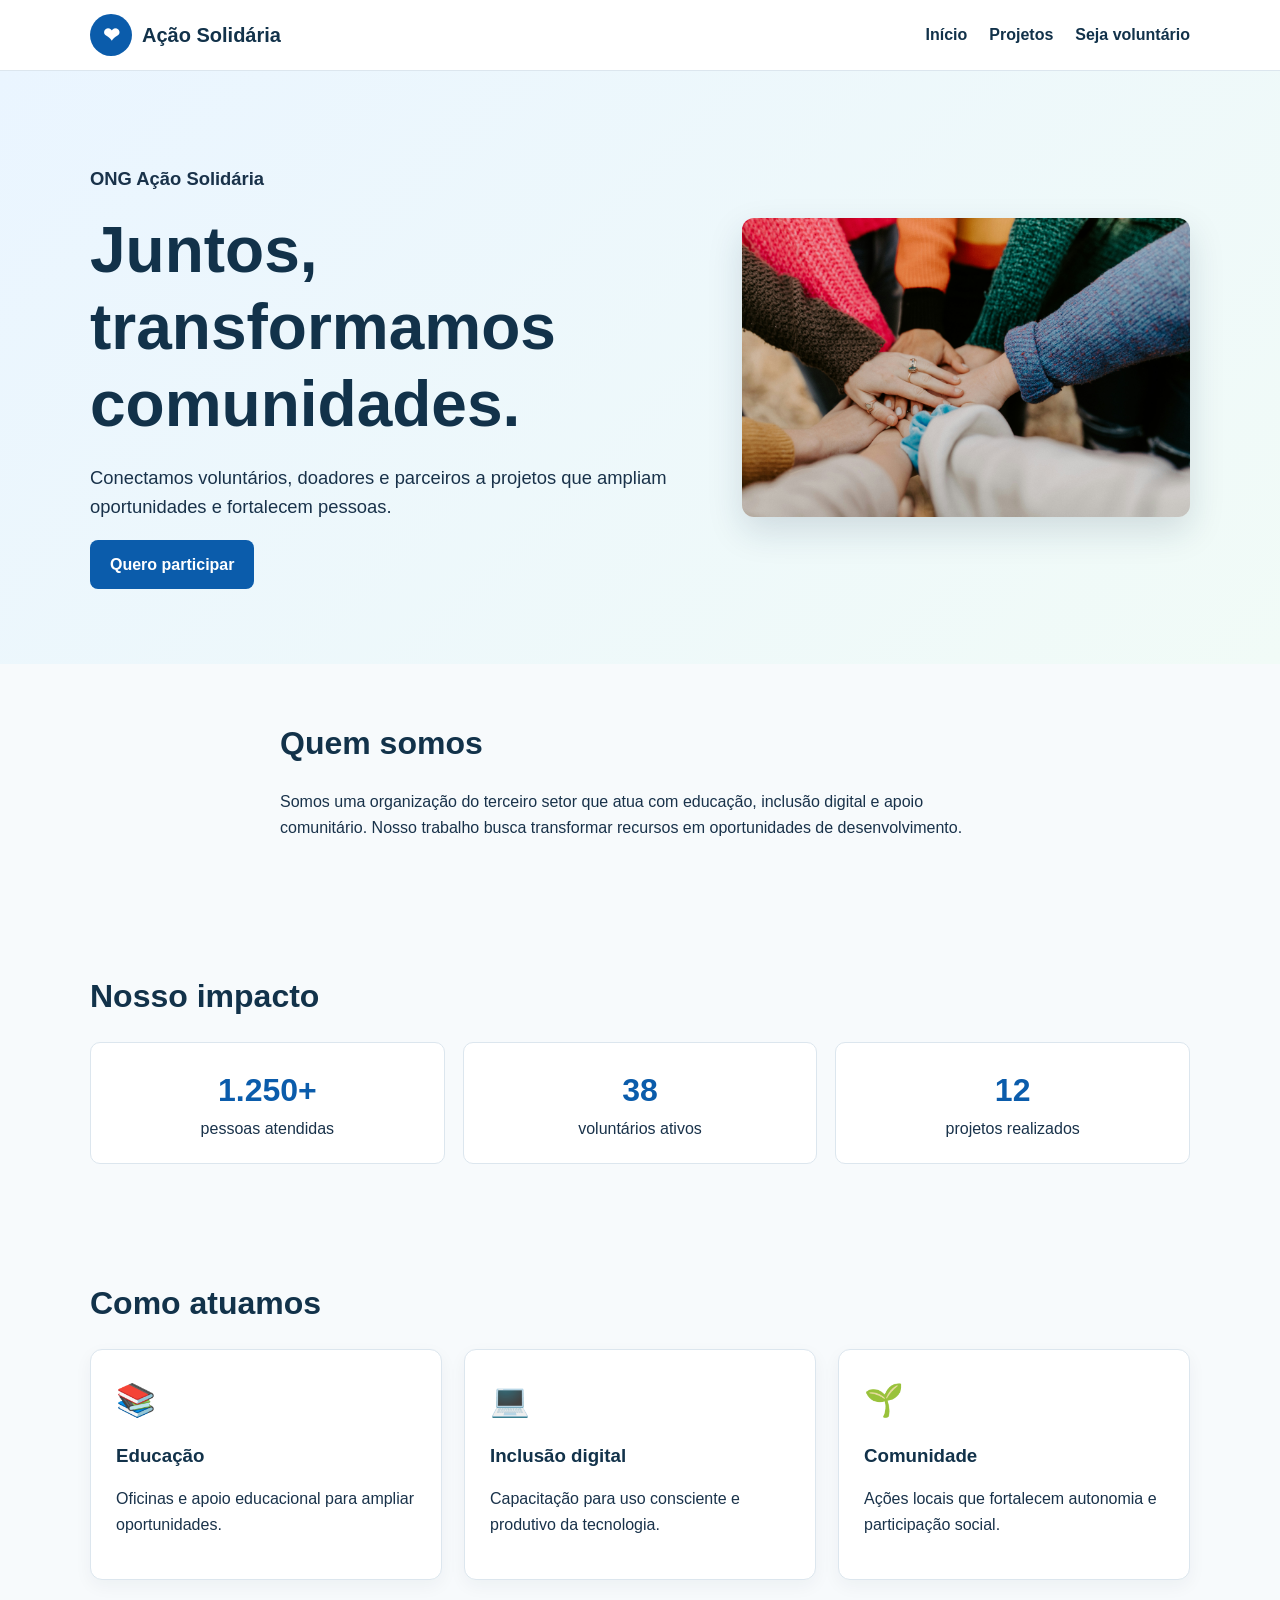
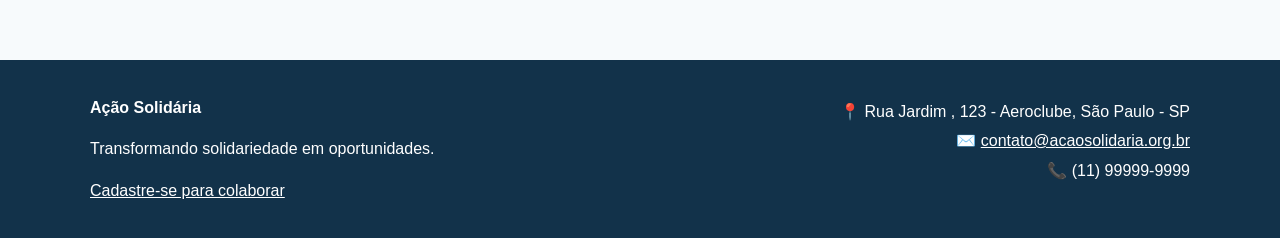
<file: index.html>
<!doctype html>
<html lang="pt-BR">
<head>
<meta charset="utf-8"><meta name="viewport" content="width=device-width,initial-scale=1">
<meta name="description" content="Ação Solidária — ONG dedicada a transformar vidas por meio de projetos sociais.">
<title>Ação Solidária | Início</title><link rel="stylesheet" href="css/style.css">
</head>
<body>
<header><div class="container navbar">
<a class="logo" href="index.html"><span class="logo-mark" aria-hidden="true">❤</span>Ação Solidária</a>
<nav aria-label="Navegação principal"><ul><li><a href="index.html" aria-current="page">Início</a></li><li><a href="projetos.html">Projetos</a></li><li><a href="cadastro.html">Seja voluntário</a></li></ul></nav>
</div></header>
<main>
<section class="hero"><div class="container hero-grid">
<div><p><strong>ONG Ação Solidária</strong></p><h1>Juntos, transformamos comunidades.</h1>
<p>Conectamos voluntários, doadores e parceiros a projetos que ampliam oportunidades e fortalecem pessoas.</p>
<a class="button" href="cadastro.html">Quero participar</a></div>
<div class="hero-art"><img src="imagem/pessoas_unidas.jpg" alt="Pessoas unidas com as mãos dadas"></div>
</div></section>
<section aria-labelledby="sobre"><div class="container section-intro"><h2 id="sobre">Quem somos</h2>
<p>Somos uma organização do terceiro setor que atua com educação, inclusão digital e apoio comunitário. Nosso trabalho busca transformar recursos em oportunidades de desenvolvimento.</p></div></section>
<section aria-labelledby="impacto"><div class="container"><h2 id="impacto">Nosso impacto</h2>
<div class="stats"><div class="stat"><strong>1.250+</strong><span>pessoas atendidas</span></div><div class="stat"><strong>38</strong><span>voluntários ativos</span></div><div class="stat"><strong>12</strong><span>projetos realizados</span></div></div></div></section>
<section aria-labelledby="atuacao"><div class="container"><h2 id="atuacao">Como atuamos</h2><div class="cards">
<article class="card"><div class="icon" aria-hidden="true">📚</div><h3>Educação</h3><p>Oficinas e apoio educacional para ampliar oportunidades.</p></article>
<article class="card"><div class="icon" aria-hidden="true">💻</div><h3>Inclusão digital</h3><p>Capacitação para uso consciente e produtivo da tecnologia.</p></article>
<article class="card"><div class="icon" aria-hidden="true">🌱</div><h3>Comunidade</h3><p>Ações locais que fortalecem autonomia e participação social.</p></article>
</div></div></section>
</main>
<footer>
<div class="container" style="display: flex; justify-content: space-between; align-items: flex-start; gap: 20px;">
<!-- LADO ESQUERDO -->
<div> <strong>Ação Solidária</strong><p>Transformando solidariedade em oportunidades.</p><a href="cadastro.html">Cadastre-se para colaborar</a></div>
<!-- LADO DIREITO (INFORMAÇÕESDE CONTATO) -->
<div style="text-align: right;">
<p style="margin: 4px 0;">📍 Rua Jardim  , 123 - Aeroclube, São Paulo - SP</p><p style="margin: 4px 0;">✉️ <a href="mailto:contato@acaosolidaria.org.br">contato@acaosolidaria.org.br</a></p>
<p style="margin: 4px 0;">📞 (11) 99999-9999</p></div></div>
</footer>
</body></html>
</file>
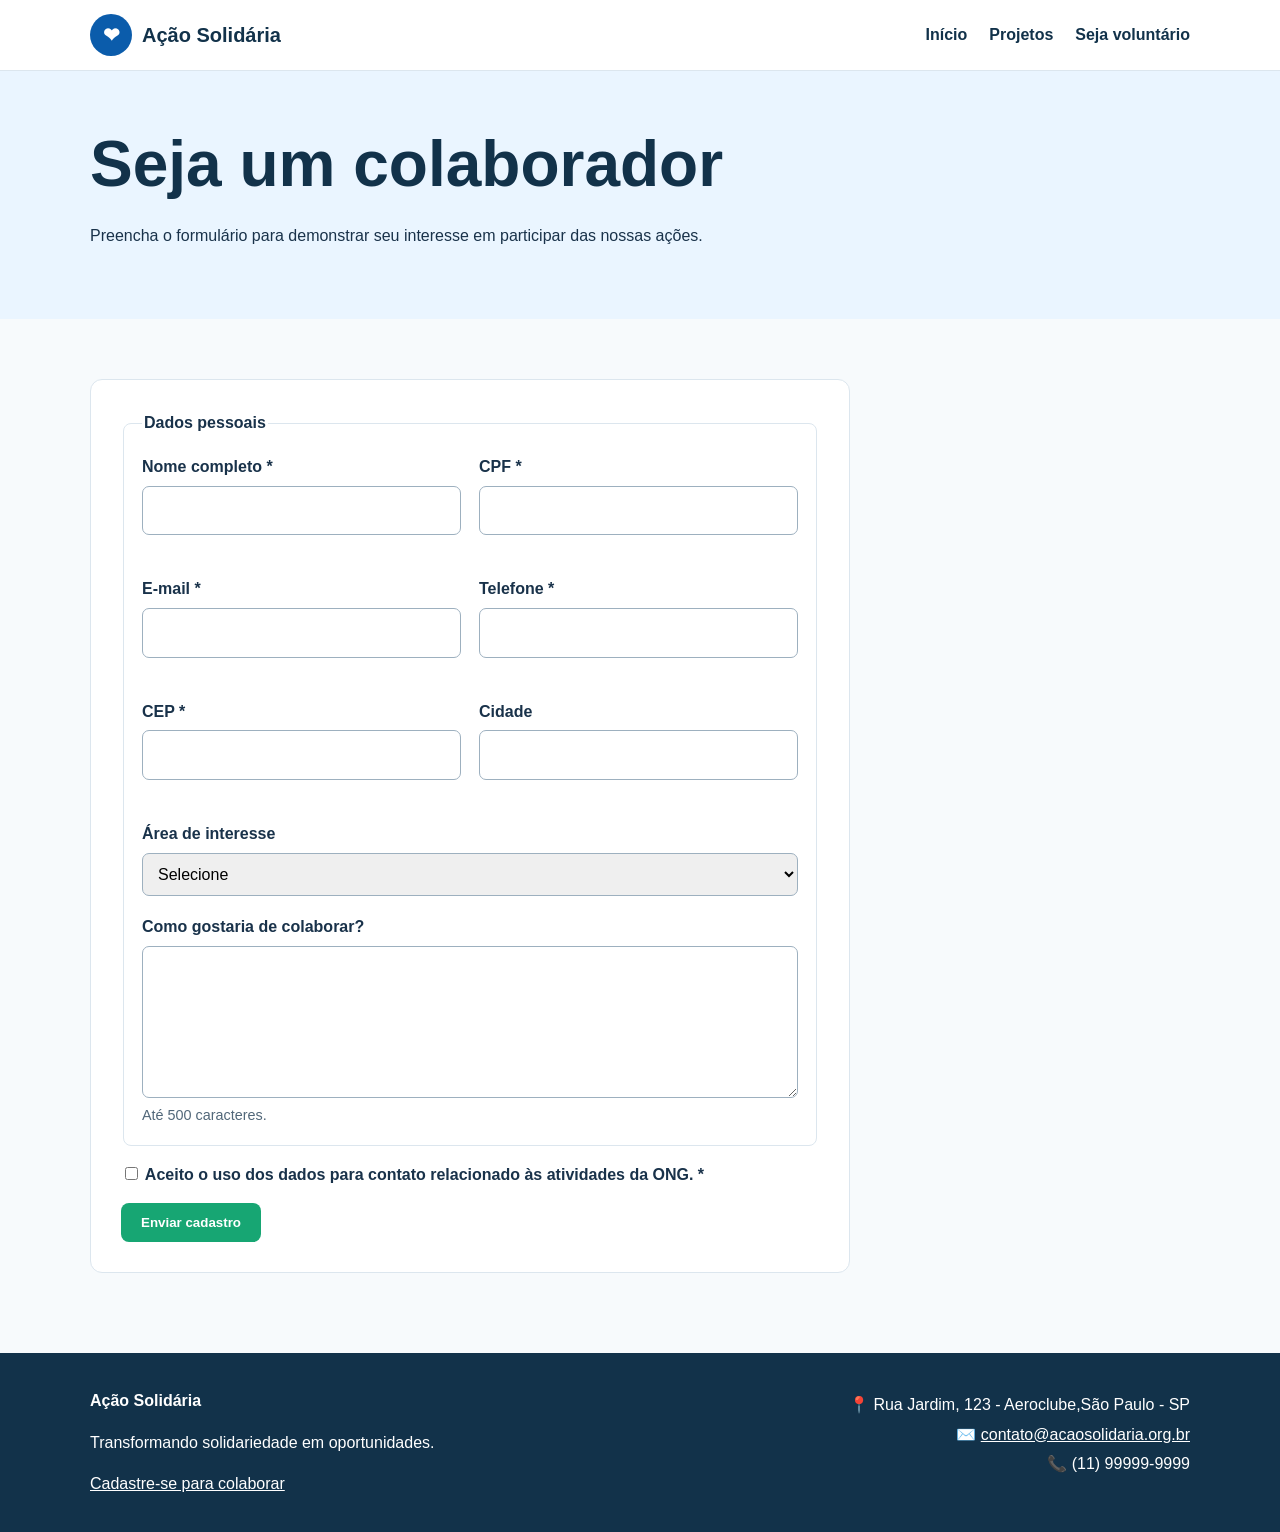
<file: cadastro.html>
<!doctype html>
<html lang="pt-BR">
<head><meta charset="utf-8"><meta name="viewport" content="width=device-width,initial-scale=1">
<meta name="description" content="Cadastro de colaboradores da ONG Ação Solidária."><title>Ação Solidária | Cadastro</title><link rel="stylesheet" href="css/style.css"></head>
<body>
<header><div class="container navbar"><a class="logo" href="index.html"><span class="logo-mark" aria-hidden="true">❤</span>Ação Solidária</a>
<nav aria-label="Navegação principal"><ul><li><a href="index.html">Início</a></li><li><a href="projetos.html">Projetos</a></li><li><a href="cadastro.html" aria-current="page">Seja voluntário</a></li></ul></nav></div></header>
<main>
<section class="page-title"><div class="container"><h1>Seja um colaborador</h1><p>Preencha o formulário para demonstrar seu interesse em participar das nossas ações.</p></div></section>
<section><div class="container"><div id="success" class="alert success" role="status">Cadastro validado com sucesso! Obrigado por querer colaborar.</div>
<form id="cadastroForm" novalidate><fieldset><legend>Dados pessoais</legend><div class="form-grid">
<div class="field"><label for="nome">Nome completo *</label><input id="nome" name="nome" type="text" autocomplete="name" required minlength="3"><span id="nomeError" class="error" aria-live="polite"></span></div>
<div class="field"><label for="cpf">CPF *</label><input id="cpf" name="cpf" inputmode="numeric" autocomplete="off" required><span id="cpfError" class="error" aria-live="polite"></span></div>
<div class="field"><label for="email">E-mail *</label><input id="email" name="email" type="email" autocomplete="email" required><span id="emailError" class="error" aria-live="polite"></span></div>
<div class="field"><label for="telefone">Telefone *</label><input id="telefone" name="telefone" inputmode="tel" autocomplete="tel" required><span id="telefoneError" class="error" aria-live="polite"></span></div>
<div class="field"><label for="cep">CEP *</label><input id="cep" name="cep" inputmode="numeric" autocomplete="postal-code" required><span id="cepError" class="error" aria-live="polite"></span></div>
<div class="field"><label for="cidade">Cidade</label><input id="cidade" name="cidade" type="text" autocomplete="address-level2"></div>
<div class="field full"><label for="interesse">Área de interesse</label><select id="interesse" name="interesse"><option value="">Selecione</option><option>Educação</option><option>Inclusão digital</option><option>Comunidade</option><option>Comunicação</option><option>Captação de recursos</option></select></div>
<div class="field full"><label for="mensagem">Como gostaria de colaborar?</label><textarea id="mensagem" name="mensagem" rows="5" maxlength="500"></textarea><span class="help">Até 500 caracteres.</span></div>
</div></fieldset>
<p><label><input id="termos" name="termos" type="checkbox" required> Aceito o uso dos dados para contato relacionado às atividades da ONG. *</label></p><span id="termosError" class="error" aria-live="polite"></span>
<button class="button secondary" type="submit">Enviar cadastro</button>
</form></div></section>
</main>
<footer><div class="container" style="display: flex; justify-content: space-between; align-items: flex-start; gap: 20px;">
<!-- LADO ESQUERDO -->
<div>
<strong>Ação Solidária</strong>
<p>Transformando solidariedade em oportunidades.</p>
<a href="cadastro.html">Cadastre-se para colaborar</a>
</div>
<!-- LADO DIREITO -->
<div style="text-align: right;">
<p style="margin: 4px 0;">📍 Rua Jardim, 123 - Aeroclube,São Paulo - SP</p>
<p style="margin: 4px 0;">✉️ <a href="mailto:contato@acaosolidaria.org.br">contato@acaosolidaria.org.br</a></p>
<p style="margin: 4px 0;">📞 (11) 99999-9999</p>
</div>
</div>
</footer>
<script src="js/script.js"></script>
</body></html>
</file>
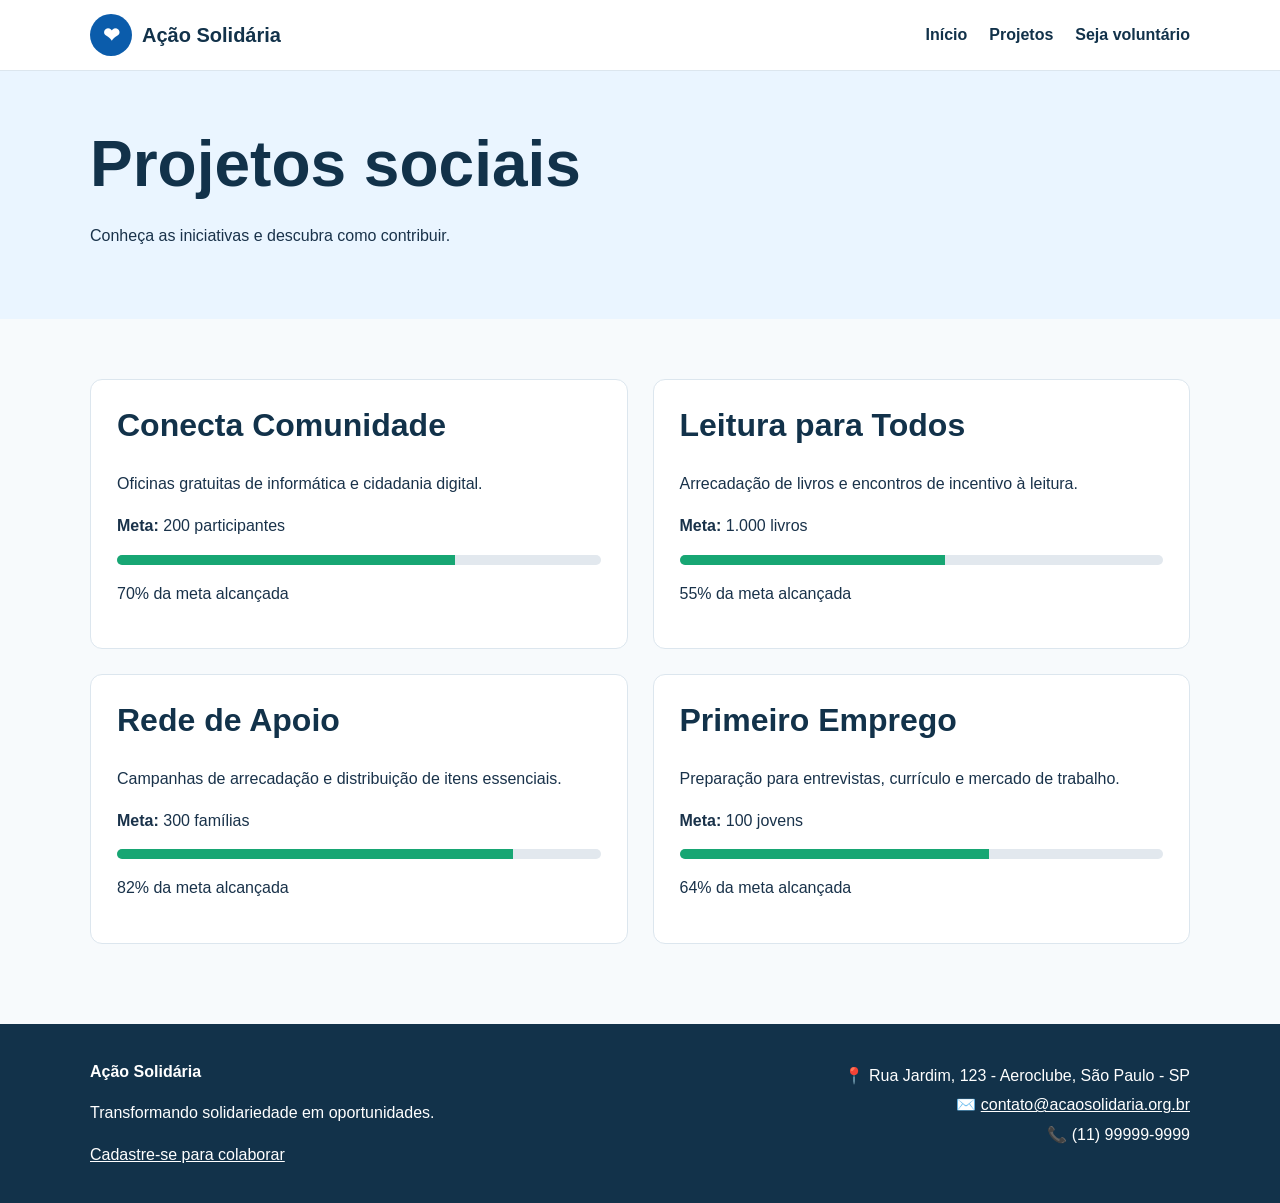
<file: projetos.html>
<!doctype html>
<html lang="pt-BR">
<head><meta charset="utf-8"><meta name="viewport" content="width=device-width,initial-scale=1">
<meta name="description" content="Conheça os projetos sociais da ONG Ação Solidária."><title>Ação Solidária | Projetos</title><link rel="stylesheet" href="css/style.css"></head>
<body>
<header><div class="container navbar"><a class="logo" href="index.html"><span class="logo-mark" aria-hidden="true">❤</span>Ação Solidária</a>
<nav aria-label="Navegação principal"><ul><li><a href="index.html">Início</a></li><li><a href="projetos.html" aria-current="page">Projetos</a></li><li><a href="cadastro.html">Seja voluntário</a></li></ul></nav></div></header>
<main>
<section class="page-title"><div class="container"><h1>Projetos sociais</h1><p>Conheça as iniciativas e descubra como contribuir.</p></div></section>
<section><div class="container"><div class="project-grid">
<article class="project"><h2>Conecta Comunidade</h2><p>Oficinas gratuitas de informática e cidadania digital.</p><p><strong>Meta:</strong> 200 participantes</p><div class="progress" aria-label="Progresso de 70%"><span style="width:70%"></span></div><p>70% da meta alcançada</p></article>
<article class="project"><h2>Leitura para Todos</h2><p>Arrecadação de livros e encontros de incentivo à leitura.</p><p><strong>Meta:</strong> 1.000 livros</p><div class="progress" aria-label="Progresso de 55%"><span style="width:55%"></span></div><p>55% da meta alcançada</p></article>
<article class="project"><h2>Rede de Apoio</h2><p>Campanhas de arrecadação e distribuição de itens essenciais.</p><p><strong>Meta:</strong> 300 famílias</p><div class="progress" aria-label="Progresso de 82%"><span style="width:82%"></span></div><p>82% da meta alcançada</p></article>
<article class="project"><h2>Primeiro Emprego</h2><p>Preparação para entrevistas, currículo e mercado de trabalho.</p><p><strong>Meta:</strong> 100 jovens</p><div class="progress" aria-label="Progresso de 64%"><span style="width:64%"></span></div><p>64% da meta alcançada</p></article>
</div></div></section>
</main>
<footer>
  <div class="container" style="display: flex; justify-content: space-between; align-items: flex-start; gap: 20px;">
<!-- LADO ESQUERDO -->
<div>
<strong>Ação Solidária</strong>
<p>Transformando solidariedade em oportunidades.</p>
<a href="cadastro.html">Cadastre-se para colaborar</a>
</div>
<!-- LADO DIREITO -->
<div style="text-align: right;">
<p style="margin: 4px 0;">📍 Rua Jardim, 123 - Aeroclube, São Paulo - SP</p>
<p style="margin: 4px 0;">✉️ <a href="mailto:contato@acaosolidaria.org.br">contato@acaosolidaria.org.br</a></p>
<p style="margin: 4px 0;">📞 (11) 99999-9999</p></div>
</div>
</footer>
</body></html>
</file>
<file: css/style.css>
*{box-sizing:border-box}
:root{--primary:#0b5cab;--secondary:#17a673;--dark:#12324a;--light:#f4f8fb;--accent:#f2a900;--danger:#b42318}
html{scroll-behavior:smooth}
body{margin:0;font-family:Arial,Helvetica,sans-serif;color:#19324a;background:#f7fafc;line-height:1.6}
header{background:#fff;border-bottom:1px solid #dce6ee;position:sticky;top:0;z-index:10}
.container{width:min(1100px,92%);margin:auto}
.navbar{display:flex;align-items:center;justify-content:space-between;gap:20px;padding:14px 0}
.logo{display:flex;align-items:center;gap:10px;text-decoration:none;color:var(--dark);font-weight:800;font-size:1.25rem}
.logo-mark{width:42px;height:42px;border-radius:50%;display:grid;place-items:center;background:var(--primary);color:#fff;font-size:1.25rem}
nav ul{display:flex;gap:22px;list-style:none;margin:0;padding:0}
nav a{color:var(--dark);text-decoration:none;font-weight:700}
nav a:hover,nav a:focus{color:var(--primary)}
.hero{padding:75px 0;background:linear-gradient(135deg,#eaf5ff,#f1fbf7)}
.hero-grid{display:grid;grid-template-columns:1.15fr .85fr;gap:45px;align-items:center}
h1,h2,h3{line-height:1.2;color:var(--dark)}
h1{font-size:clamp(2.2rem,5vw,4rem);margin:0 0 20px}
h2{font-size:2rem;margin-top:0}
.hero p{font-size:1.15rem}
.button{display:inline-block;background:var(--primary);color:#fff;text-decoration:none;border:0;border-radius:8px;padding:12px 20px;font-weight:700;cursor:pointer}
.button.secondary{background:var(--secondary)}
.hero-art {
  display: flex;
  justify-content: center;
  align-items: center;}
.hero-art img {
  width: 100%;
  max-width: 500px;
  height: auto;
  border-radius: 12px;
  box-shadow: 0 14px 35px #12324a25;}
section{padding:60px 0}
.section-intro{max-width:720px}
.cards{display:grid;grid-template-columns:repeat(3,1fr);gap:22px}
.card{background:#fff;border:1px solid #dce6ee;border-radius:12px;padding:25px;box-shadow:0 6px 18px #12324a0c}
.card .icon{font-size:2rem}
.stats{display:grid;grid-template-columns:repeat(3,1fr);gap:18px;margin-top:25px}
.stat{background:#fff;padding:22px;border-radius:10px;text-align:center;border:1px solid #dce6ee}
.stat strong{display:block;font-size:2rem;color:var(--primary)}
.page-title{padding:55px 0;background:#eaf5ff}
.project-grid{display:grid;grid-template-columns:repeat(2,1fr);gap:25px}
.project{background:#fff;border-radius:12px;padding:26px;border:1px solid #dce6ee}
.progress{height:10px;background:#e2e8ee;border-radius:99px;overflow:hidden}
.progress span{display:block;height:100%;background:var(--secondary)}
form{background:#fff;padding:30px;border:1px solid #dce6ee;border-radius:12px;max-width:760px}
.form-grid{display:grid;grid-template-columns:1fr 1fr;gap:18px}
.field{display:flex;flex-direction:column;gap:6px}
.field.full{grid-column:1/-1}
label{font-weight:700}
input,select,textarea{font:inherit;padding:11px;border:1px solid #9db0bf;border-radius:7px}
input:focus,select:focus,textarea:focus{outline:3px solid #0b5cab33;border-color:var(--primary)}
.error{color:var(--danger);font-size:.9rem;min-height:1.2em}
.help{font-size:.9rem;color:#516779}
fieldset{border:1px solid #dce6ee;border-radius:8px;padding:18px}
legend{font-weight:700}
footer{background:var(--dark);color:#fff;padding:35px 0;margin-top:20px}
footer a{color:#fff}
.alert{padding:14px;border-radius:8px;margin-bottom:18px;display:none}
.alert.success{background:#e7f8f1;color:#075e43}
@media(max-width:800px){
 .hero-grid,.cards,.project-grid,.stats{grid-template-columns:1fr}
 .navbar{align-items:flex-start;flex-direction:column}
 nav ul{flex-wrap:wrap;gap:12px}
 .form-grid{grid-template-columns:1fr}
 .field.full{grid-column:auto}
}
</file>
